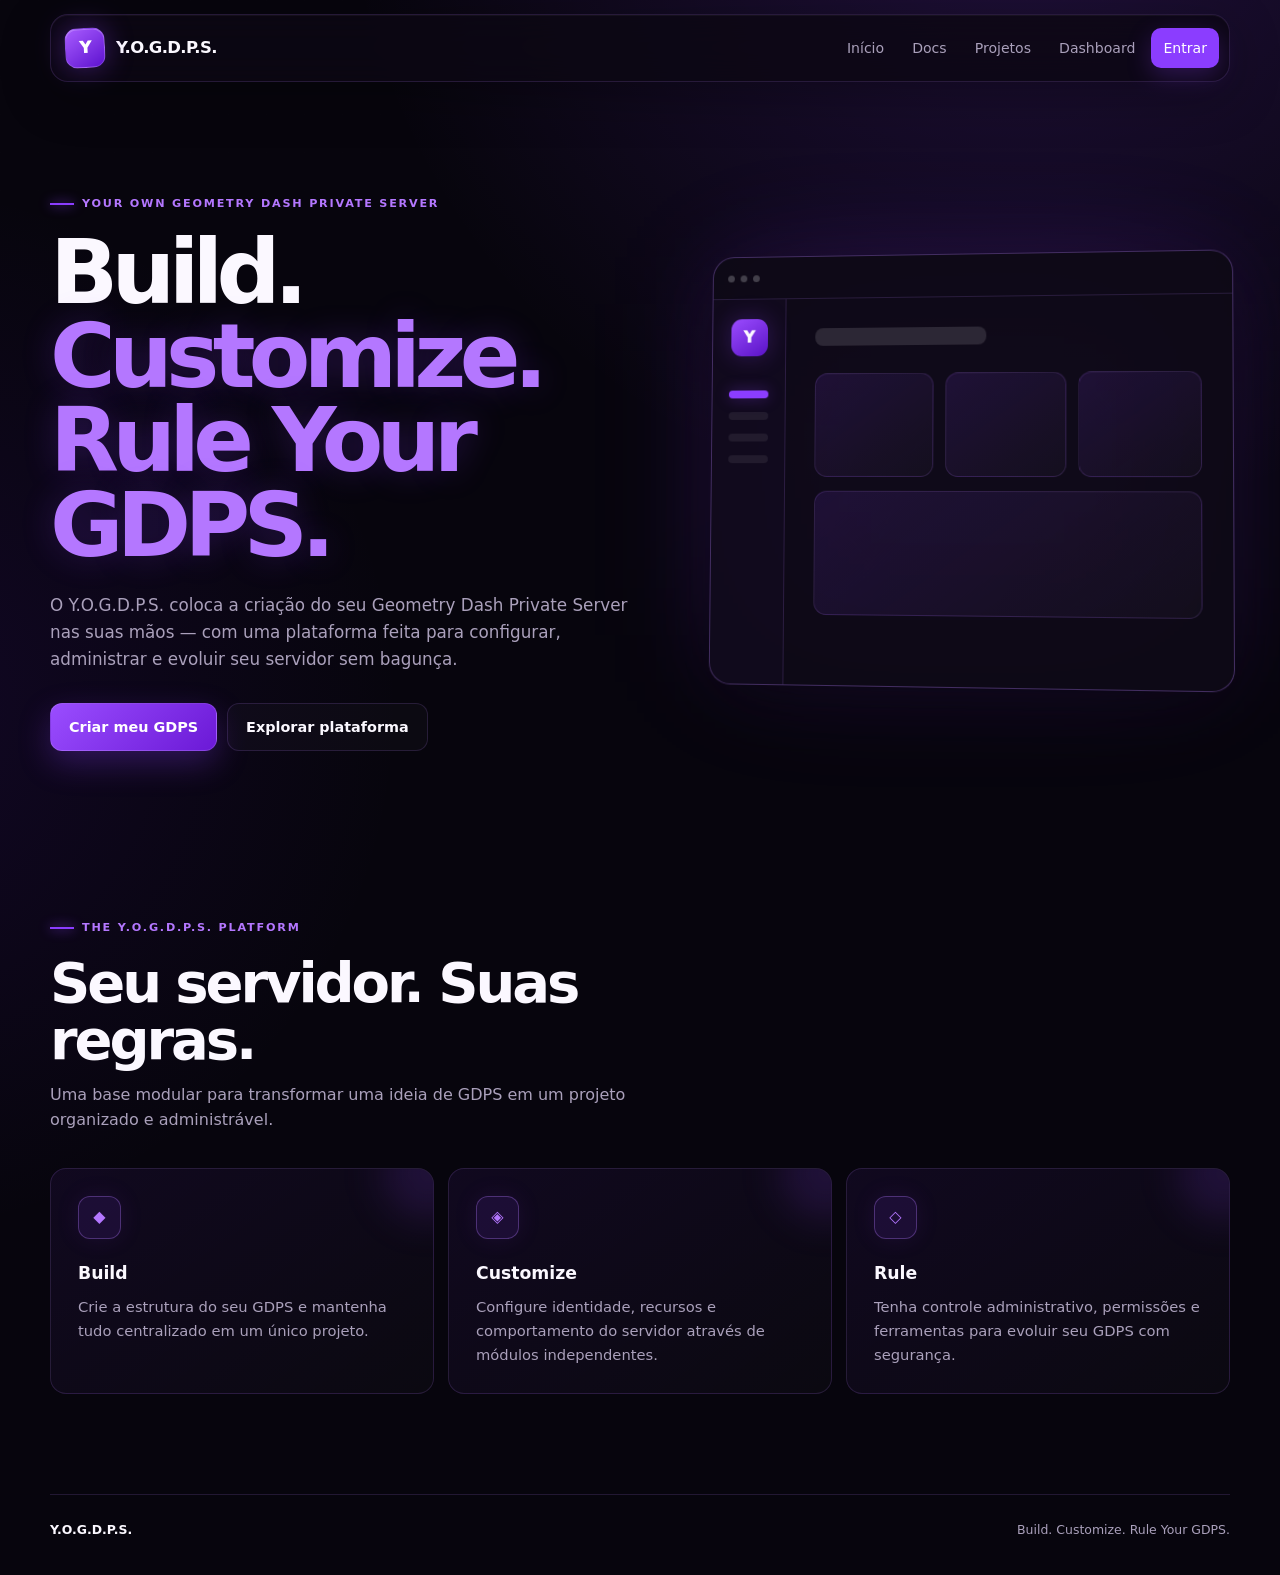
<file: index.html>
<!DOCTYPE html>
<html lang="pt-BR">
<head>
    <meta charset="UTF-8">
    <meta name="viewport" content="width=device-width, initial-scale=1.0">
    <meta http-equiv="refresh" content="0; url=src/index.html">
    <title>Y.O.G.D.P.S.</title>
    <script>window.location.replace('src/index.html');</script>
</head>
<body>
    <p>Carregando Y.O.G.D.P.S...</p>
</body>
</html>
</file>
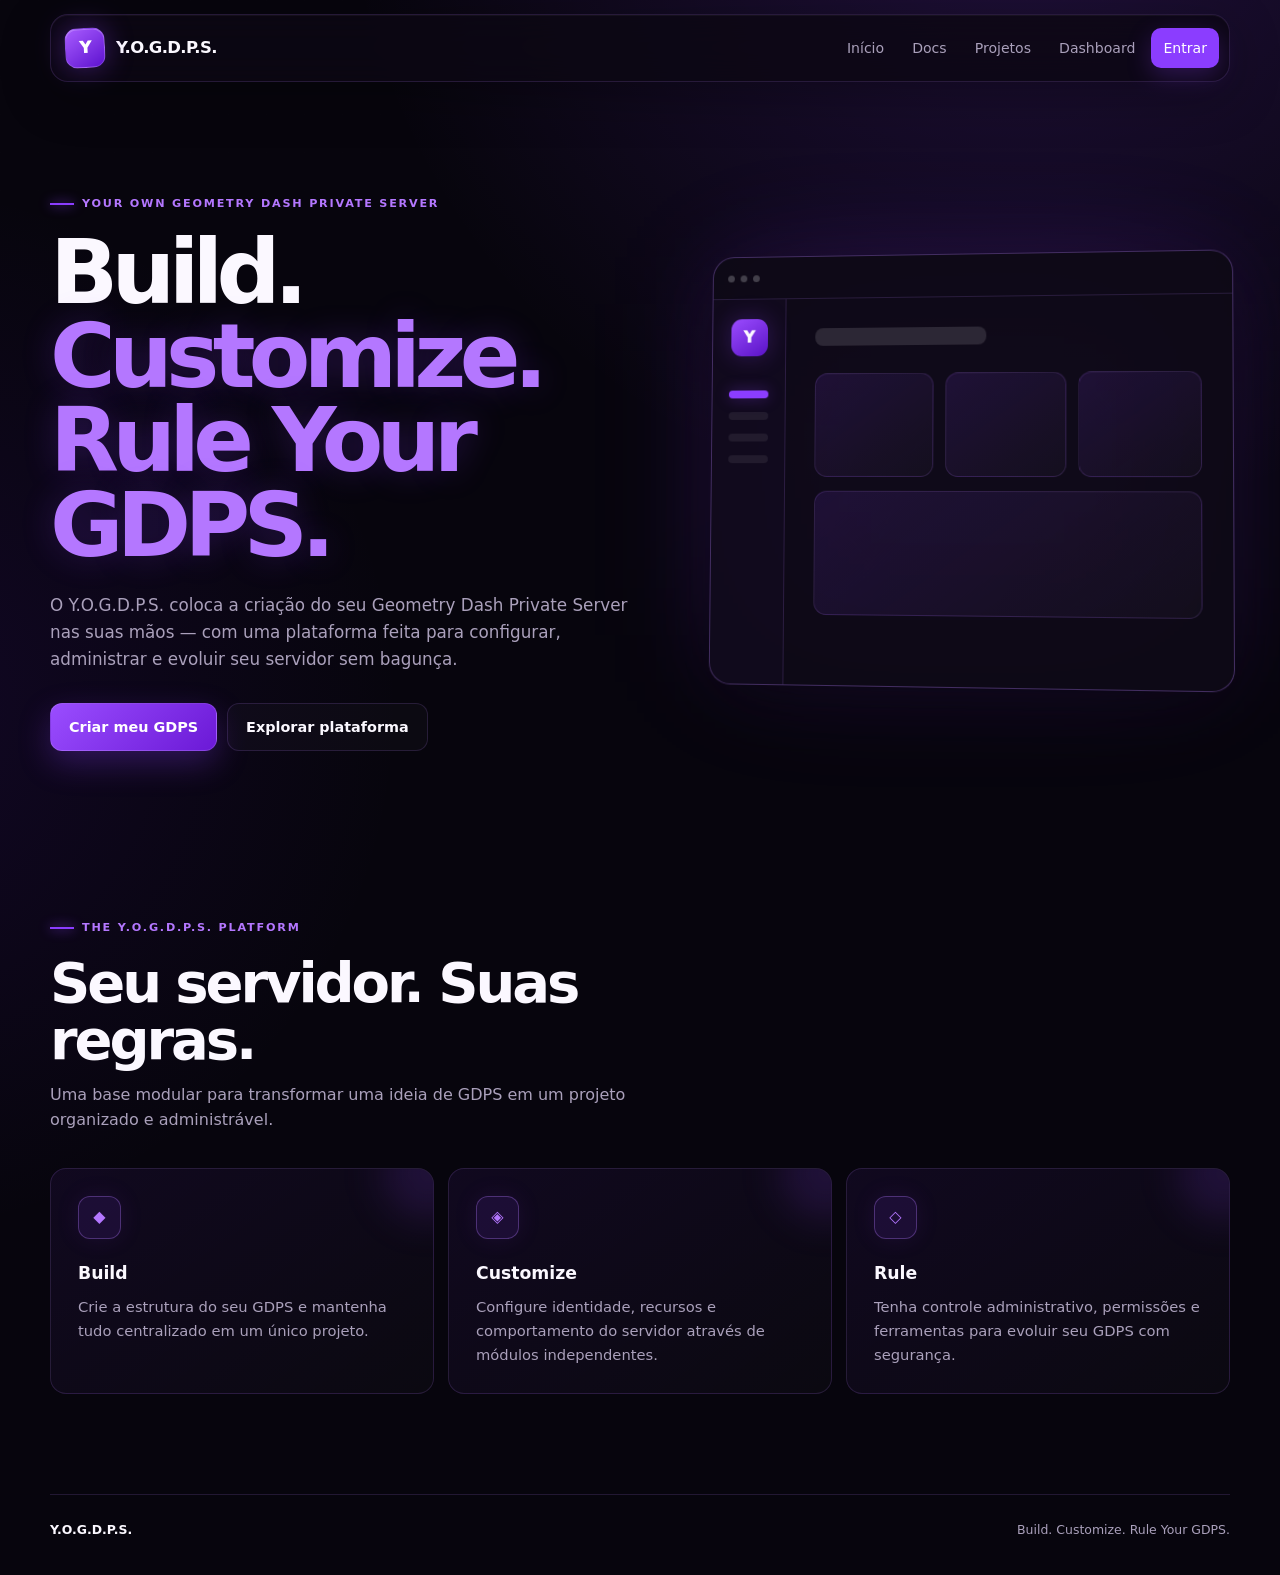
<file: src/index.html>
<!DOCTYPE html>
<html lang="pt-BR">
<head>
    <meta charset="UTF-8">
    <meta name="viewport" content="width=device-width, initial-scale=1.0">
    <meta name="theme-color" content="#8b3dff">
    <meta name="description" content="Y.O.G.D.P.S. — Your Own Geometry Dash Private Server. Build. Customize. Rule Your GDPS.">
    <title>Y.O.G.D.P.S. — Your Own Geometry Dash Private Server</title>
    <link rel="stylesheet" href="assets/css/style.css">
</head>
<body>
    <div class="app-shell">
        <header id="navbar-root"></header>

        <main class="hero" id="main-content">
            <section class="hero-content" aria-labelledby="hero-title">
                <span class="eyebrow">YOUR OWN GEOMETRY DASH PRIVATE SERVER</span>
                <h1 id="hero-title">Build.<br><span>Customize.<br>Rule Your GDPS.</span></h1>
                <p>
                    O Y.O.G.D.P.S. coloca a criação do seu Geometry Dash Private Server
                    nas suas mãos — com uma plataforma feita para configurar, administrar
                    e evoluir seu servidor sem bagunça.
                </p>

                <div class="hero-actions">
                    <a class="button button-primary" href="pages/auth/index.html">Criar meu GDPS</a>
                    <a class="button button-secondary" href="#features">Explorar plataforma</a>
                </div>
            </section>

            <section class="hero-preview" aria-label="Prévia do painel Y.O.G.D.P.S.">
                <div class="preview-window">
                    <div class="preview-topbar"><span></span><span></span><span></span></div>
                    <div class="preview-body">
                        <aside class="preview-sidebar">
                            <div class="preview-logo-mark">Y</div>
                            <div class="preview-line active"></div>
                            <div class="preview-line"></div>
                            <div class="preview-line"></div>
                            <div class="preview-line"></div>
                        </aside>
                        <div class="preview-main">
                            <div class="preview-heading"></div>
                            <div class="preview-grid">
                                <div class="preview-card"></div>
                                <div class="preview-card"></div>
                                <div class="preview-card"></div>
                            </div>
                            <div class="preview-panel"></div>
                        </div>
                    </div>
                </div>
            </section>
        </main>

        <section class="features" id="features" aria-labelledby="features-title">
            <div class="section-heading">
                <span class="eyebrow">THE Y.O.G.D.P.S. PLATFORM</span>
                <h2>Seu servidor. Suas regras.</h2>
                <p>Uma base modular para transformar uma ideia de GDPS em um projeto organizado e administrável.</p>
            </div>

            <div class="feature-grid">
                <article class="feature-card">
                    <div class="feature-icon">◆</div>
                    <h3>Build</h3>
                    <p>Crie a estrutura do seu GDPS e mantenha tudo centralizado em um único projeto.</p>
                </article>
                <article class="feature-card">
                    <div class="feature-icon">◈</div>
                    <h3>Customize</h3>
                    <p>Configure identidade, recursos e comportamento do servidor através de módulos independentes.</p>
                </article>
                <article class="feature-card">
                    <div class="feature-icon">◇</div>
                    <h3>Rule</h3>
                    <p>Tenha controle administrativo, permissões e ferramentas para evoluir seu GDPS com segurança.</p>
                </article>
            </div>
        </section>

        <footer class="site-footer">
            <span>Y.O.G.D.P.S.</span>
            <span>Build. Customize. Rule Your GDPS.</span>
        </footer>
    </div>

    <script src="assets/js/main.js" defer></script>
</body>
</html>
</file>
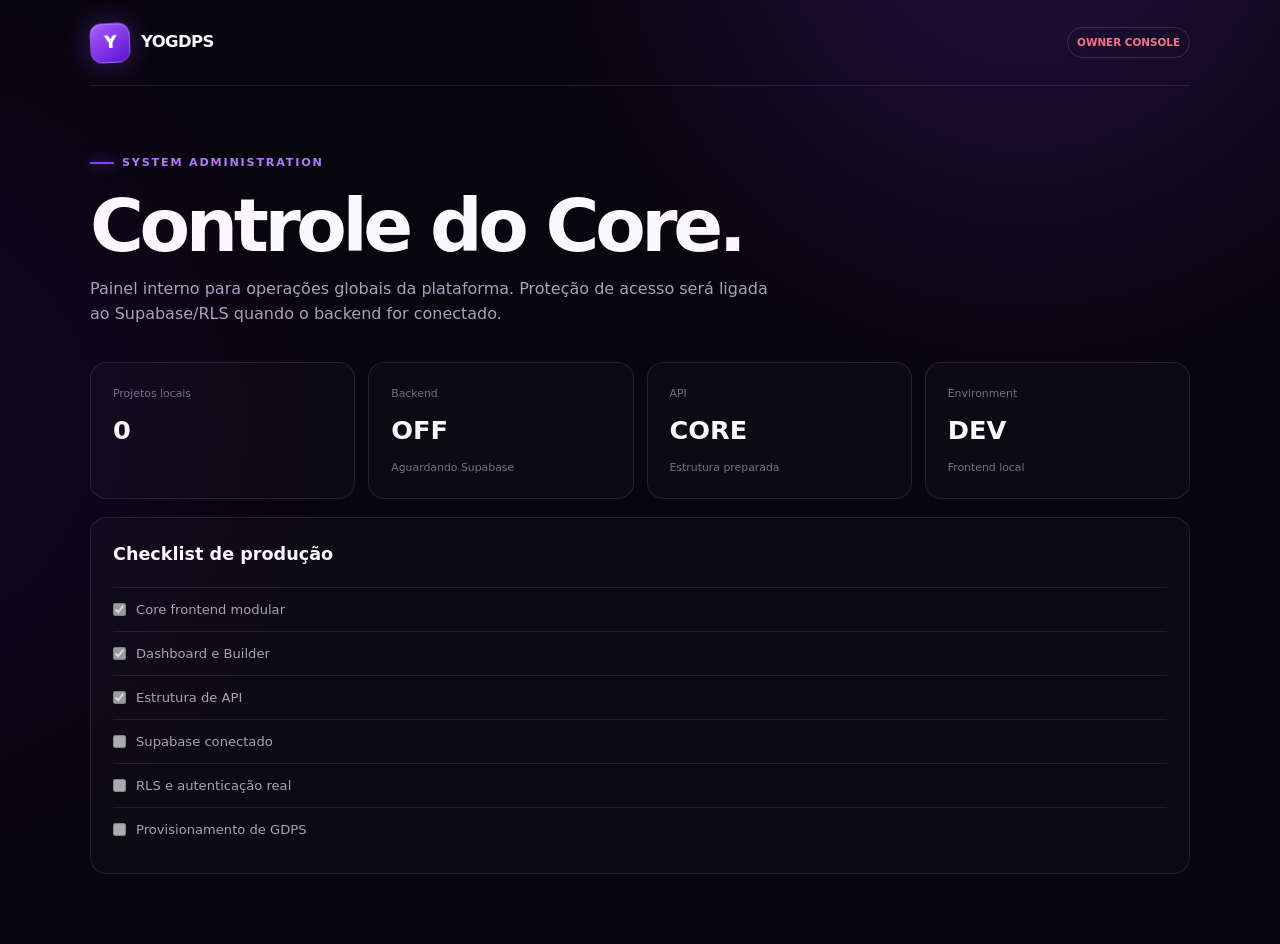
<file: src/pages/admin/index.html>
<!DOCTYPE html><html lang="pt-BR"><head><meta charset="UTF-8"><meta name="viewport" content="width=device-width,initial-scale=1"><title>Admin — YOGDPS</title><link rel="stylesheet" href="../../assets/css/style.css"><link rel="stylesheet" href="style.css"></head><body><main class="admin"><header><a class="brand" href="../../index.html"><span class="brand-mark">Y</span><span class="brand-name">YOGDPS</span></a><span class="admin-badge">OWNER CONSOLE</span></header><section class="admin-hero"><span class="eyebrow">SYSTEM ADMINISTRATION</span><h1>Controle do Core.</h1><p>Painel interno para operações globais da plataforma. Proteção de acesso será ligada ao Supabase/RLS quando o backend for conectado.</p></section><section class="admin-grid"><article><small>Projetos locais</small><strong id="projects">0</strong></article><article><small>Backend</small><strong>OFF</strong><span>Aguardando Supabase</span></article><article><small>API</small><strong>CORE</strong><span>Estrutura preparada</span></article><article><small>Environment</small><strong>DEV</strong><span>Frontend local</span></article></section><section class="admin-panel"><h2>Checklist de produção</h2><label><input type="checkbox" checked disabled> Core frontend modular</label><label><input type="checkbox" checked disabled> Dashboard e Builder</label><label><input type="checkbox" checked disabled> Estrutura de API</label><label><input type="checkbox" disabled> Supabase conectado</label><label><input type="checkbox" disabled> RLS e autenticação real</label><label><input type="checkbox" disabled> Provisionamento de GDPS</label></section></main><script src="../../assets/js/main.js" defer></script><script src="script.js" defer></script></body></html>
</file>
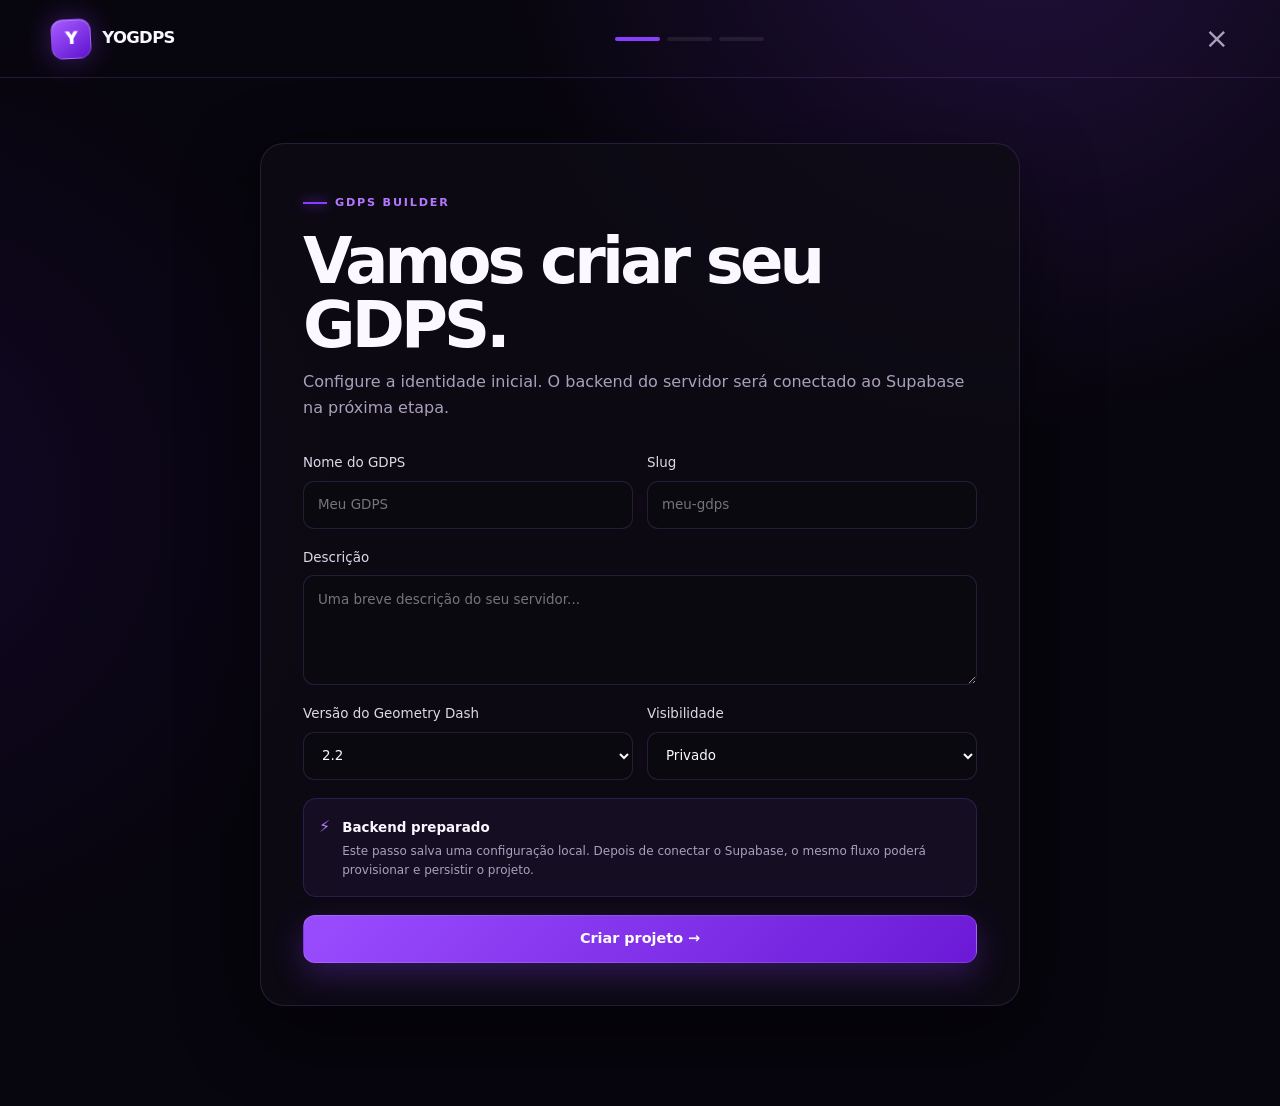
<file: src/pages/builder/index.html>
<!DOCTYPE html><html lang="pt-BR"><head><meta charset="UTF-8"><meta name="viewport" content="width=device-width,initial-scale=1"><title>Criar GDPS — YOGDPS</title><link rel="stylesheet" href="../../assets/css/style.css"><link rel="stylesheet" href="style.css"></head><body><main class="builder"><header class="builder-header"><a class="brand" href="../../index.html"><span class="brand-mark">Y</span><span class="brand-name">YOGDPS</span></a><div class="progress"><span class="active"></span><span></span><span></span></div><a href="../dashboard/index.html" class="close">×</a></header><section class="builder-card"><div class="builder-intro"><span class="eyebrow">GDPS BUILDER</span><h1>Vamos criar seu GDPS.</h1><p>Configure a identidade inicial. O backend do servidor será conectado ao Supabase na próxima etapa.</p></div><form id="builder-form"><div class="field-grid"><label>Nome do GDPS<input id="name" required maxlength="40" placeholder="Meu GDPS"></label><label>Slug<input id="slug" required maxlength="30" pattern="[a-z0-9-]+" placeholder="meu-gdps"></label></div><label>Descrição<textarea id="description" maxlength="180" placeholder="Uma breve descrição do seu servidor..."></textarea></label><div class="field-grid"><label>Versão do Geometry Dash<select id="version"><option>2.2</option><option>2.1</option><option>2.0</option></select></label><label>Visibilidade<select id="visibility"><option value="private">Privado</option><option value="public">Público</option></select></label></div><div class="builder-notice">⚡ <div><strong>Backend preparado</strong><p>Este passo salva uma configuração local. Depois de conectar o Supabase, o mesmo fluxo poderá provisionar e persistir o projeto.</p></div></div><button class="button button-primary" type="submit">Criar projeto →</button></form></section></main><script src="../../assets/js/main.js" defer></script><script src="script.js" defer></script></body></html>
</file>
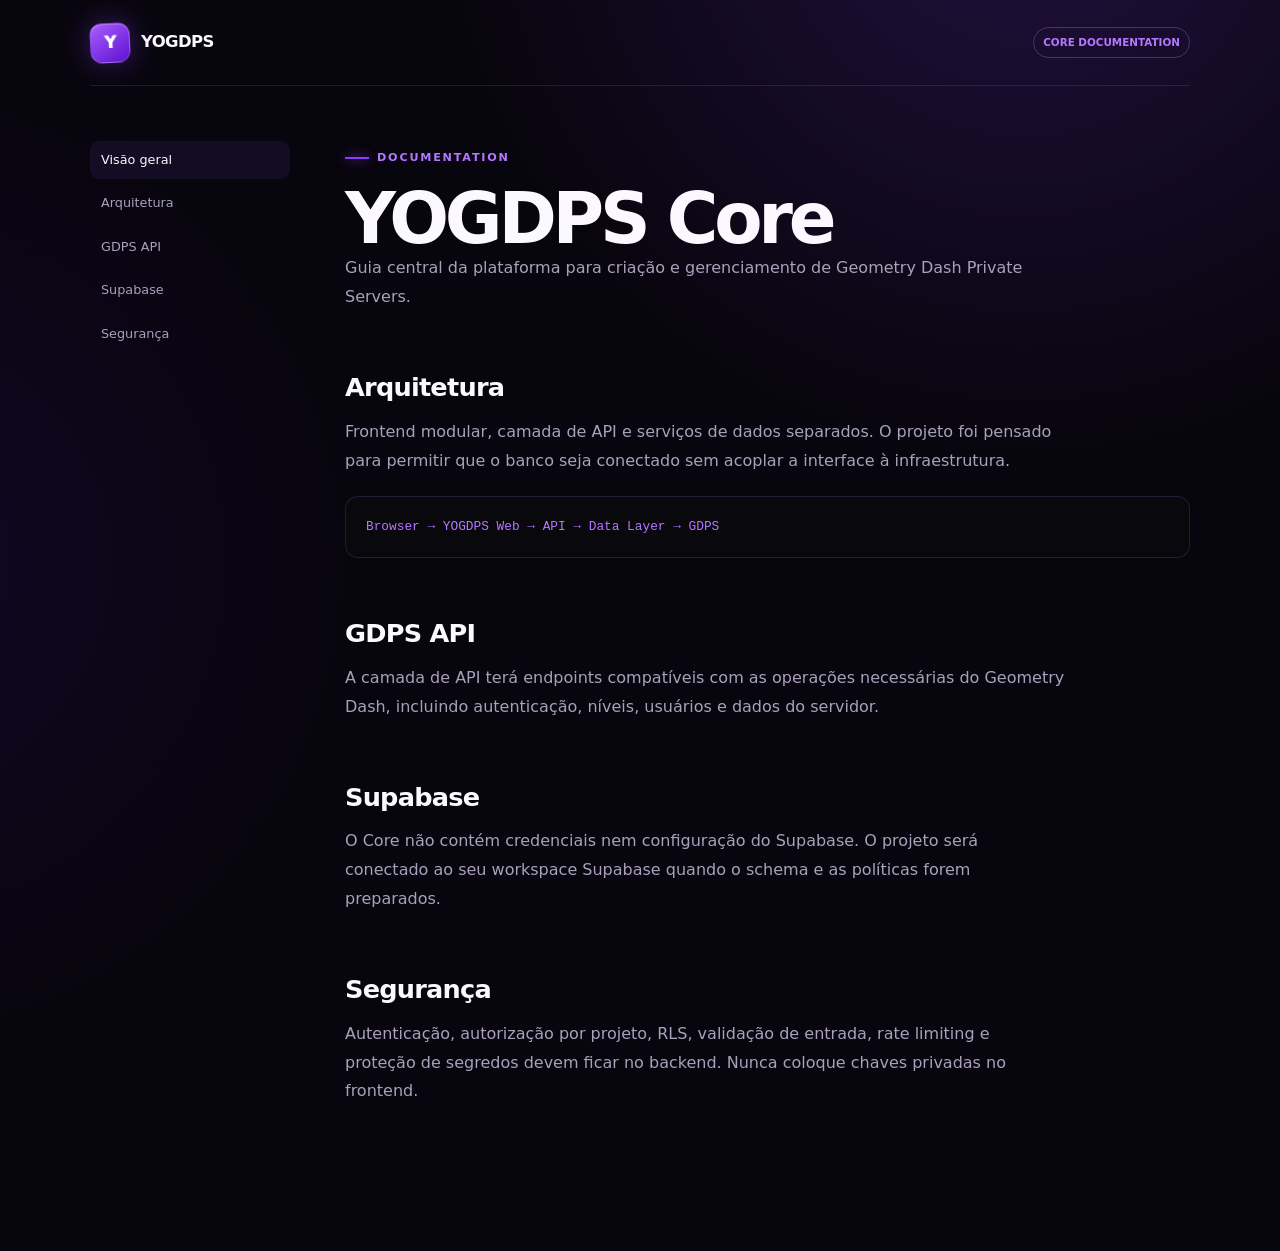
<file: src/pages/docs/index.html>
<!DOCTYPE html><html lang="pt-BR"><head><meta charset="UTF-8"><meta name="viewport" content="width=device-width,initial-scale=1"><title>Documentação — YOGDPS</title><link rel="stylesheet" href="../../assets/css/style.css"><link rel="stylesheet" href="style.css"></head><body><main class="docs"><header class="docs-header"><a class="brand" href="../../index.html"><span class="brand-mark">Y</span><span class="brand-name">YOGDPS</span></a><span class="badge">CORE DOCUMENTATION</span></header><div class="docs-layout"><aside><a class="active" href="#overview">Visão geral</a><a href="#architecture">Arquitetura</a><a href="#gdps">GDPS API</a><a href="#supabase">Supabase</a><a href="#security">Segurança</a></aside><article><section id="overview"><span class="eyebrow">DOCUMENTATION</span><h1>YOGDPS Core</h1><p>Guia central da plataforma para criação e gerenciamento de Geometry Dash Private Servers.</p></section><section id="architecture"><h2>Arquitetura</h2><p>Frontend modular, camada de API e serviços de dados separados. O projeto foi pensado para permitir que o banco seja conectado sem acoplar a interface à infraestrutura.</p><pre>Browser → YOGDPS Web → API → Data Layer → GDPS</pre></section><section id="gdps"><h2>GDPS API</h2><p>A camada de API terá endpoints compatíveis com as operações necessárias do Geometry Dash, incluindo autenticação, níveis, usuários e dados do servidor.</p></section><section id="supabase"><h2>Supabase</h2><p>O Core não contém credenciais nem configuração do Supabase. O projeto será conectado ao seu workspace Supabase quando o schema e as políticas forem preparados.</p></section><section id="security"><h2>Segurança</h2><p>Autenticação, autorização por projeto, RLS, validação de entrada, rate limiting e proteção de segredos devem ficar no backend. Nunca coloque chaves privadas no frontend.</p></section></article></div></main></body></html>
</file>
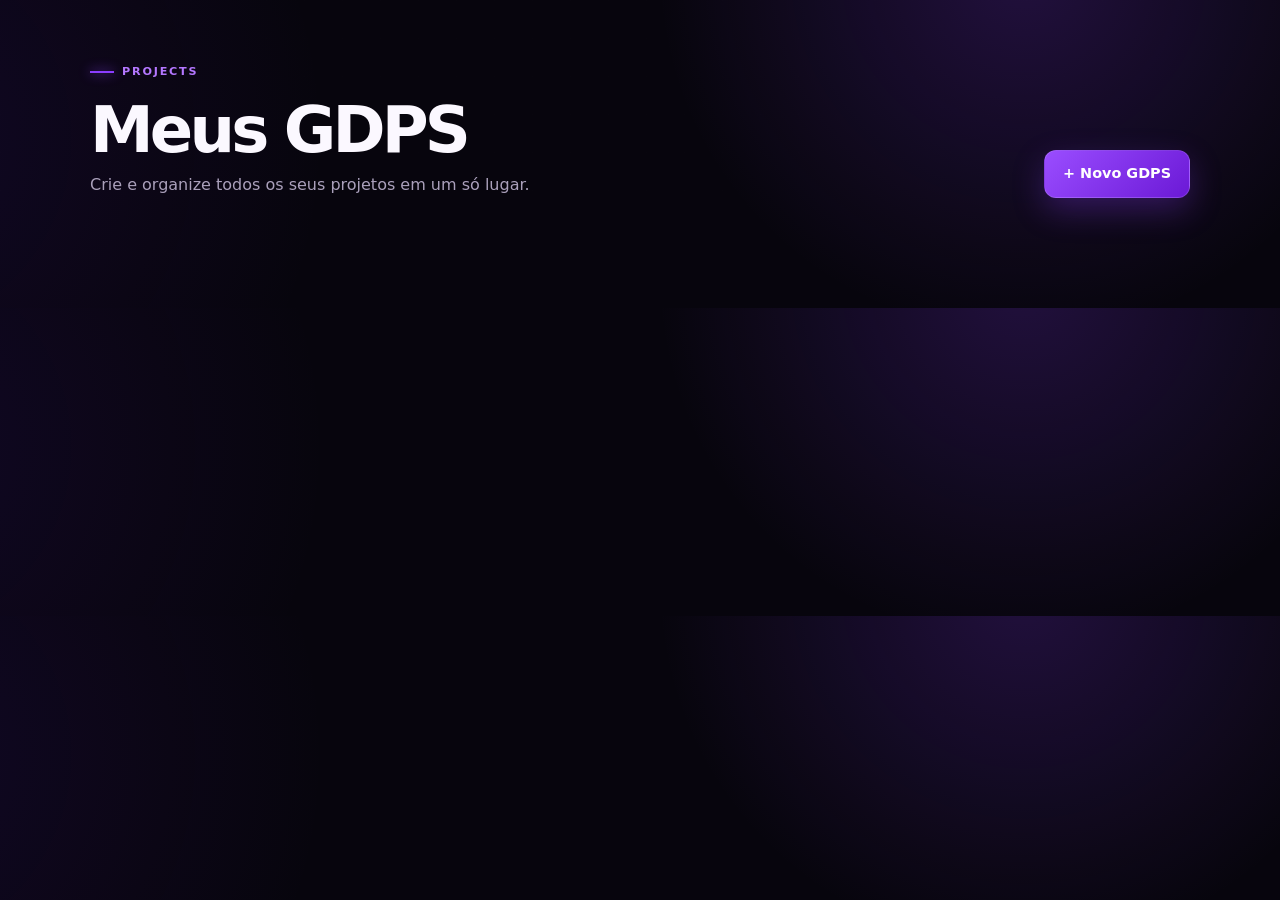
<file: src/pages/projects/index.html>
<!DOCTYPE html><html lang="pt-BR"><head><meta charset="UTF-8"><meta name="viewport" content="width=device-width,initial-scale=1"><title>Meus GDPS — YOGDPS</title><link rel="stylesheet" href="../../assets/css/style.css"><link rel="stylesheet" href="style.css"></head><body><main class="projects-page"><header class="projects-header"><div><span class="eyebrow">PROJECTS</span><h1>Meus GDPS</h1><p>Crie e organize todos os seus projetos em um só lugar.</p></div><a class="button button-primary" href="../builder/index.html">+ Novo GDPS</a></header><section id="projects" class="projects-grid"></section></main><script src="../../assets/js/main.js" defer></script><script src="script.js" defer></script></body></html>
</file>
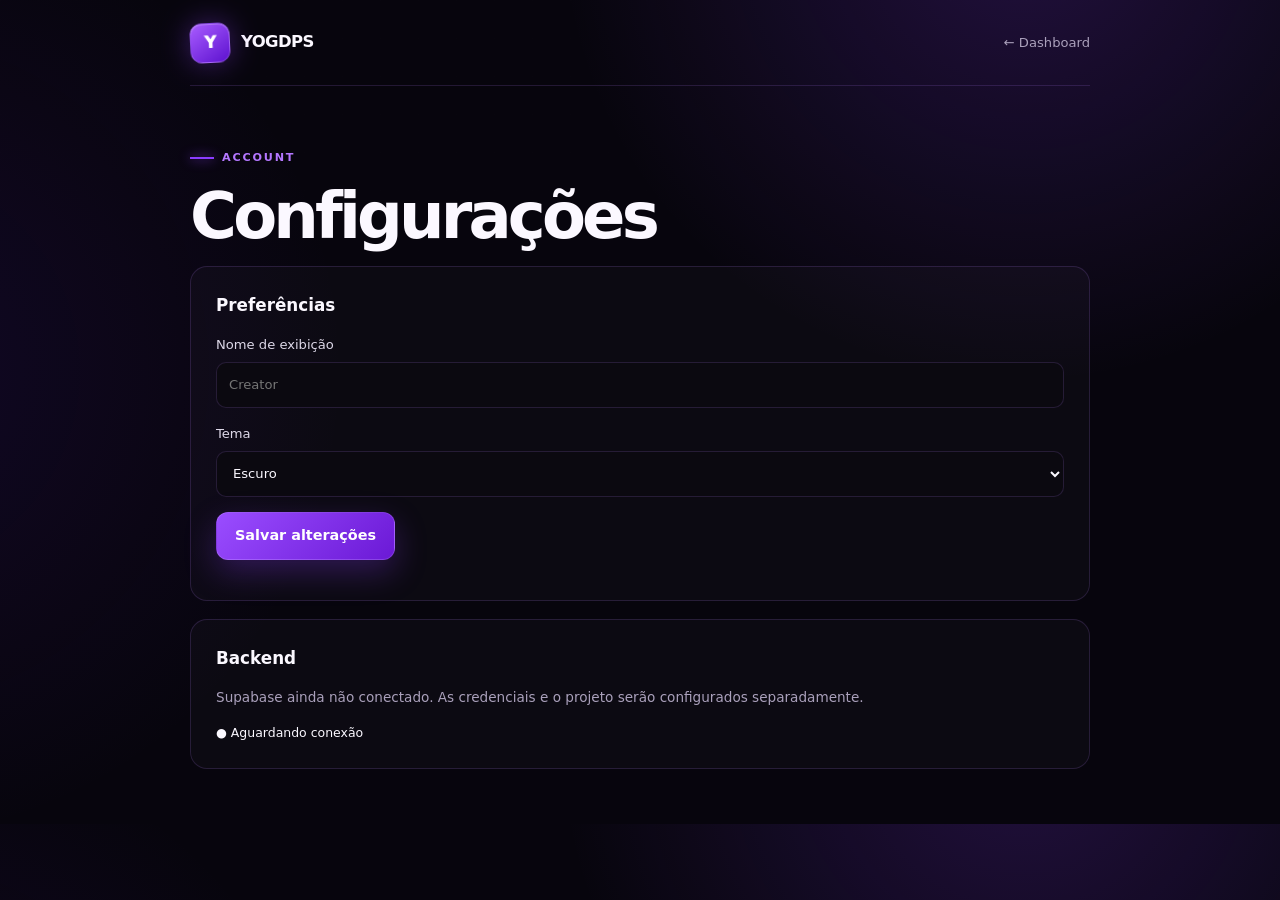
<file: src/pages/settings/index.html>
<!DOCTYPE html><html lang="pt-BR"><head><meta charset="UTF-8"><meta name="viewport" content="width=device-width,initial-scale=1"><title>Configurações — YOGDPS</title><link rel="stylesheet" href="../../assets/css/style.css"><link rel="stylesheet" href="style.css"></head><body><main class="settings"><header><a class="brand" href="../../index.html"><span class="brand-mark">Y</span><span class="brand-name">YOGDPS</span></a><a href="../dashboard/index.html" class="back">← Dashboard</a></header><section><span class="eyebrow">ACCOUNT</span><h1>Configurações</h1><div class="settings-card"><h2>Preferências</h2><label>Nome de exibição<input id="display-name" placeholder="Creator"></label><label>Tema<select id="theme"><option value="dark">Escuro</option><option value="system">Sistema</option></select></label><button id="save" class="button button-primary">Salvar alterações</button><p id="message"></p></div><div class="settings-card"><h2>Backend</h2><p>Supabase ainda não conectado. As credenciais e o projeto serão configurados separadamente.</p><span class="status">● Aguardando conexão</span></div></section></main><script src="../../assets/js/main.js" defer></script><script src="script.js" defer></script></body></html>
</file>
<file: src/assets/css/style.css>
:root {
    --bg: #07050d;
    --bg-2: #0b0813;
    --surface: #100b1b;
    --surface-2: #151022;
    --surface-3: #1c1430;
    --border: rgba(181, 126, 255, 0.16);
    --border-strong: rgba(181, 126, 255, 0.32);
    --text: #fbf8ff;
    --muted: #aaa0bb;
    --primary: #8b3dff;
    --primary-light: #b477ff;
    --primary-dark: #5b16c9;
    --accent: #d2a8ff;
    --glow: rgba(139, 61, 255, 0.28);
    --shadow: 0 24px 80px rgba(0, 0, 0, 0.48);
    --radius-lg: 24px;
    --radius-md: 16px;
    --radius-sm: 11px;
    --container: 1180px;
}

* { box-sizing: border-box; margin: 0; padding: 0; }
html { scroll-behavior: smooth; }
body {
    min-width: 320px;
    background:
        radial-gradient(circle at 80% -10%, rgba(139, 61, 255, .20), transparent 34%),
        radial-gradient(circle at -10% 45%, rgba(91, 22, 201, .13), transparent 32%),
        var(--bg);
    color: var(--text);
    font-family: Inter, ui-sans-serif, system-ui, -apple-system, BlinkMacSystemFont, "Segoe UI", sans-serif;
    line-height: 1.6;
    overflow-x: hidden;
}
body::before {
    content: "";
    position: fixed;
    inset: 0;
    pointer-events: none;
    opacity: .22;
    background-image: linear-gradient(rgba(255,255,255,.025) 1px, transparent 1px), linear-gradient(90deg, rgba(255,255,255,.025) 1px, transparent 1px);
    background-size: 38px 38px;
    mask-image: linear-gradient(to bottom, black, transparent 75%);
}
a { color: inherit; text-decoration: none; }
button, input, select, textarea { font: inherit; }
button { color: inherit; }
.app-shell { min-height: 100vh; position: relative; }

.site-navbar {
    width: min(calc(100% - 28px), var(--container));
    margin: 14px auto 0;
    min-height: 68px;
    padding: 9px 10px 9px 14px;
    display: flex;
    align-items: center;
    justify-content: space-between;
    gap: 18px;
    border: 1px solid var(--border);
    border-radius: 18px;
    background: rgba(12, 8, 20, .84);
    backdrop-filter: blur(20px);
    box-shadow: 0 14px 50px rgba(0,0,0,.28), inset 0 1px rgba(255,255,255,.04);
    position: relative;
    z-index: 10;
}
.brand { display: inline-flex; align-items: center; gap: 11px; font-weight: 850; letter-spacing: -.04em; }
.brand-mark {
    width: 40px; height: 40px; display: grid; place-items: center; color: #fff;
    border: 1px solid rgba(255,255,255,.16); border-radius: 12px;
    background: linear-gradient(145deg, #a85cff, #5d12cf);
    box-shadow: 0 0 28px rgba(139,61,255,.38), inset 0 1px rgba(255,255,255,.22);
    font-weight: 950; transform: rotate(-3deg);
}
.brand-name { font-size: 1.03rem; }
.brand-name strong { color: var(--primary-light); }
.nav-links { display: flex; align-items: center; gap: 4px; }
.nav-link { padding: 9px 12px; color: var(--muted); border-radius: 10px; font-size: .88rem; transition: .16s ease; }
.nav-link:hover, .nav-link:focus-visible { color: var(--text); background: rgba(139,61,255,.10); }
.nav-link.cta { color: #fff; background: var(--primary); box-shadow: 0 8px 24px rgba(139,61,255,.25); }
.nav-toggle { display: none; width: 42px; height: 42px; border: 1px solid var(--border); border-radius: 12px; background: var(--surface-2); cursor: pointer; }

.hero { width: min(calc(100% - 28px), var(--container)); margin: 0 auto; min-height: 700px; padding: 105px 0 90px; display: grid; grid-template-columns: 1fr .9fr; align-items: center; gap: 72px; }
.hero-content { max-width: 650px; }
.eyebrow { display: inline-flex; align-items: center; gap: 8px; margin-bottom: 17px; color: var(--primary-light); font-size: .70rem; font-weight: 900; letter-spacing: .16em; }
.eyebrow::before { content: ""; width: 24px; height: 2px; background: var(--primary); box-shadow: 0 0 12px var(--primary); }
.hero h1 { max-width: 720px; font-size: clamp(3.1rem, 7vw, 5.8rem); line-height: .94; letter-spacing: -.075em; }
.hero h1 span { color: var(--primary-light); text-shadow: 0 0 34px rgba(139,61,255,.24); }
.hero p { max-width: 580px; margin-top: 25px; color: var(--muted); font-size: 1.05rem; }
.hero-actions { display: flex; flex-wrap: wrap; gap: 10px; margin-top: 31px; }
.button { min-height: 48px; padding: 0 18px; display: inline-flex; align-items: center; justify-content: center; border-radius: 12px; font-weight: 800; font-size: .9rem; transition: transform .16s ease, box-shadow .16s ease, background .16s ease; }
.button:hover { transform: translateY(-2px); }
.button-primary { color: #fff; background: linear-gradient(135deg, #9a4dff, #6b19d6); border: 1px solid rgba(255,255,255,.13); box-shadow: 0 12px 32px rgba(139,61,255,.28); }
.button-primary:hover { box-shadow: 0 16px 38px rgba(139,61,255,.38); }
.button-secondary { border: 1px solid var(--border); background: rgba(255,255,255,.025); }
.button-secondary:hover { border-color: var(--border-strong); background: rgba(139,61,255,.08); }

.hero-preview { position: relative; perspective: 1200px; }
.hero-preview::before { content: ""; position: absolute; inset: 12% 8%; background: var(--glow); filter: blur(70px); pointer-events: none; }
.preview-window { position: relative; border: 1px solid var(--border-strong); border-radius: 22px; background: rgba(13,9,22,.94); overflow: hidden; box-shadow: var(--shadow), 0 0 90px rgba(139,61,255,.10); transform: rotateY(-5deg) rotateX(2deg); }
.preview-topbar { height: 43px; padding: 0 15px; display: flex; align-items: center; gap: 6px; border-bottom: 1px solid var(--border); }
.preview-topbar span { width: 7px; height: 7px; border-radius: 50%; background: rgba(255,255,255,.22); }
.preview-body { min-height: 390px; display: flex; }
.preview-sidebar { width: 76px; padding: 20px 13px; border-right: 1px solid var(--border); background: rgba(139,61,255,.025); }
.preview-logo-mark { width: 38px; height: 38px; margin: 0 auto 35px; display: grid; place-items: center; border-radius: 11px; background: linear-gradient(145deg,#9b4cff,#5a13c6); box-shadow: 0 0 24px rgba(139,61,255,.26); font-weight: 950; }
.preview-line { height: 8px; margin: 14px 4px; border-radius: 99px; background: rgba(255,255,255,.07); }
.preview-line.active { background: var(--primary); box-shadow: 0 0 15px rgba(139,61,255,.35); }
.preview-main { flex: 1; padding: 30px; }
.preview-heading { width: 45%; height: 18px; margin-bottom: 28px; border-radius: 8px; background: rgba(255,255,255,.12); }
.preview-grid { display: grid; grid-template-columns: repeat(3,1fr); gap: 12px; }
.preview-card, .preview-panel { border: 1px solid var(--border); border-radius: 13px; background: linear-gradient(145deg, rgba(139,61,255,.13), rgba(255,255,255,.025)); }
.preview-card { height: 105px; }
.preview-panel { height: 125px; margin-top: 14px; }

.features { width: min(calc(100% - 28px), var(--container)); margin: 0 auto; padding: 70px 0 100px; }
.section-heading { max-width: 650px; margin-bottom: 35px; }
.section-heading h2 { font-size: clamp(2rem,5vw,3.5rem); line-height: 1.02; letter-spacing: -.055em; }
.section-heading p { margin-top: 13px; color: var(--muted); }
.feature-grid { display: grid; grid-template-columns: repeat(3,1fr); gap: 14px; }
.feature-card { position: relative; padding: 27px; border: 1px solid var(--border); border-radius: var(--radius-md); background: linear-gradient(145deg, rgba(139,61,255,.075), rgba(255,255,255,.018)); overflow: hidden; }
.feature-card::after { content: ""; position: absolute; width: 90px; height: 90px; right: -40px; top: -40px; border-radius: 50%; background: rgba(139,61,255,.15); filter: blur(20px); }
.feature-icon { width: 43px; height: 43px; margin-bottom: 21px; display: grid; place-items: center; border: 1px solid var(--border-strong); border-radius: 12px; color: var(--primary-light); background: rgba(139,61,255,.11); box-shadow: 0 0 24px rgba(139,61,255,.10); }
.feature-card h3 { font-size: 1.08rem; }
.feature-card p { margin-top: 8px; color: var(--muted); font-size: .92rem; }
.site-footer { width: min(calc(100% - 28px), var(--container)); margin: 0 auto; padding: 25px 0 35px; display: flex; justify-content: space-between; gap: 20px; color: var(--muted); font-size: .78rem; border-top: 1px solid var(--border); }
.site-footer span:first-child { color: var(--text); font-weight: 850; }

@media (max-width:900px) { .hero { grid-template-columns:1fr; gap:45px; padding-top:75px; } .hero-preview { max-width:720px; width:100%; margin:auto; } .feature-grid { grid-template-columns:1fr; } }
@media (max-width:700px) {
    .site-navbar { flex-wrap:wrap; }
    .nav-toggle { display:block; }
    .nav-links { width:100%; display:none; flex-direction:column; align-items:stretch; padding-top:7px; }
    .site-navbar.is-open .nav-links { display:flex; }
    .nav-link { padding:12px; }
    .hero { min-height:auto; padding:70px 0 55px; }
    .hero h1 { font-size:clamp(2.8rem,15vw,4.5rem); }
    .hero-actions { flex-direction:column; }
    .button { width:100%; }
    .preview-main { padding:18px; }
    .preview-sidebar { width:58px; padding-inline:9px; }
    .preview-grid { grid-template-columns:1fr; }
    .preview-card { height:62px; }
    .preview-card:nth-child(3) { display:none; }
    .preview-panel { height:80px; }
    .site-footer { flex-direction:column; }
}
@media (prefers-reduced-motion:reduce) { html { scroll-behavior:auto; } *,*::before,*::after { transition:none !important; } }
</file>
<file: src/pages/admin/style.css>
.admin{width:min(calc(100% - 32px),1100px);margin:auto}.admin>header{height:86px;display:flex;align-items:center;justify-content:space-between;border-bottom:1px solid var(--border)}.admin-badge{padding:6px 9px;border:1px solid rgba(251,113,133,.25);border-radius:99px;color:#fb7185;font-size:.65rem;font-weight:800}.admin-hero{padding:60px 0 35px}.admin-hero h1{font-size:clamp(2.8rem,6vw,4.6rem);line-height:1;letter-spacing:-.06em}.admin-hero p{max-width:680px;margin-top:13px;color:var(--muted)}.admin-grid{display:grid;grid-template-columns:repeat(4,1fr);gap:13px}.admin-grid article,.admin-panel{padding:22px;border:1px solid var(--border);border-radius:16px;background:rgba(255,255,255,.025)}.admin-grid small,.admin-grid span{display:block;color:#777083;font-size:.68rem}.admin-grid strong{display:block;margin:8px 0;font-size:1.6rem}.admin-panel{margin:18px 0 70px}.admin-panel h2{font-size:1.1rem;margin-bottom:18px}.admin-panel label{display:flex;align-items:center;gap:10px;padding:11px 0;border-top:1px solid var(--border);color:var(--muted);font-size:.82rem}.admin-panel input{accent-color:var(--primary)}@media(max-width:800px){.admin-grid{grid-template-columns:1fr 1fr}}@media(max-width:500px){.admin-grid{grid-template-columns:1fr}}
</file>
<file: src/pages/builder/style.css>
.builder{min-height:100vh}.builder-header{height:78px;padding:0 max(18px,4vw);display:flex;align-items:center;justify-content:space-between;border-bottom:1px solid var(--border)}.progress{display:flex;gap:7px}.progress span{width:45px;height:4px;border-radius:99px;background:rgba(255,255,255,.08)}.progress span.active{background:var(--primary)}.close{font-size:1.8rem;color:var(--muted)}.builder-card{width:min(calc(100% - 32px),760px);margin:65px auto 100px;padding:42px;border:1px solid var(--border);border-radius:24px;background:rgba(14,12,21,.82);box-shadow:var(--shadow)}.builder-intro{margin-bottom:32px}.builder-intro h1{font-size:clamp(2.4rem,6vw,4rem);line-height:1;letter-spacing:-.06em}.builder-intro p{margin-top:12px;color:var(--muted)}form{display:grid;gap:18px}label{display:grid;gap:7px;color:#ddd8e8;font-size:.84rem}input,textarea,select{width:100%;border:1px solid var(--border);border-radius:11px;background:#0b0910;color:var(--text);outline:none}input,select{height:48px;padding:0 14px}textarea{min-height:110px;padding:13px 14px;resize:vertical}input:focus,textarea:focus,select:focus{border-color:var(--primary);box-shadow:0 0 0 3px rgba(139,92,246,.1)}.field-grid{display:grid;grid-template-columns:1fr 1fr;gap:14px}.builder-notice{display:flex;gap:12px;padding:15px;border:1px solid rgba(139,92,246,.2);border-radius:13px;background:rgba(139,92,246,.07);color:var(--primary-light)}.builder-notice strong{font-size:.84rem;color:var(--text)}.builder-notice p{margin-top:3px;color:var(--muted);font-size:.75rem}@media(max-width:650px){.builder-card{padding:25px;margin-top:35px}.field-grid{grid-template-columns:1fr}.progress span{width:27px}}
</file>
<file: src/pages/docs/style.css>
.docs{width:min(calc(100% - 32px),1100px);margin:auto}.docs-header{height:86px;display:flex;align-items:center;justify-content:space-between;border-bottom:1px solid var(--border)}.badge{padding:6px 9px;border:1px solid var(--border-strong);border-radius:99px;color:var(--primary-light);font-size:.65rem;font-weight:800}.docs-layout{display:grid;grid-template-columns:200px 1fr;gap:55px;padding:55px 0 90px}.docs-layout aside{position:sticky;top:25px;height:max-content;display:grid;gap:5px}.docs-layout aside a{padding:9px 11px;color:var(--muted);border-radius:9px;font-size:.8rem}.docs-layout aside a.active,.docs-layout aside a:hover{background:rgba(139,92,246,.09);color:var(--text)}article section{scroll-margin-top:30px;margin-bottom:55px}article h1{font-size:clamp(2.7rem,6vw,4.4rem);line-height:1;letter-spacing:-.06em}article h2{font-size:1.6rem;margin-bottom:10px;letter-spacing:-.03em}article p{max-width:720px;color:var(--muted);line-height:1.8}pre{margin-top:20px;padding:20px;overflow:auto;border:1px solid var(--border);border-radius:13px;background:#09080d;color:var(--primary-light);font-size:.8rem}@media(max-width:700px){.docs-layout{grid-template-columns:1fr;gap:30px}.docs-layout aside{position:static;display:flex;overflow:auto}.docs-layout aside a{white-space:nowrap}.docs-header{height:72px}}
</file>
<file: src/pages/projects/style.css>
.projects-page{width:min(calc(100% - 32px),1100px);margin:auto;padding:55px 0 80px}.projects-header{display:flex;align-items:end;justify-content:space-between;gap:20px;margin-bottom:30px}.projects-header h1{font-size:clamp(2.4rem,6vw,4rem);line-height:1;letter-spacing:-.06em}.projects-header p{margin-top:10px;color:var(--muted)}.projects-grid{display:grid;grid-template-columns:repeat(3,1fr);gap:15px}.project-item{padding:24px;border:1px solid var(--border);border-radius:18px;background:rgba(255,255,255,.025)}.project-icon{width:48px;height:48px;display:grid;place-items:center;margin-bottom:18px;border-radius:14px;background:rgba(139,92,246,.14);color:var(--primary-light);font-weight:900}.project-item h2{font-size:1.1rem}.project-item p{margin-top:5px;color:var(--muted);font-size:.8rem}.project-item .project-actions{display:flex;gap:8px;margin-top:20px}.mini-button{padding:8px 11px;border:1px solid var(--border);border-radius:9px;color:var(--muted);font-size:.76rem}.empty-projects{grid-column:1/-1;padding:70px;text-align:center;border:1px dashed var(--border-strong);border-radius:18px;color:var(--muted)}@media(max-width:900px){.projects-grid{grid-template-columns:1fr 1fr}}@media(max-width:650px){.projects-header{align-items:stretch;flex-direction:column}.projects-grid{grid-template-columns:1fr}.empty-projects{padding:45px 20px}}
</file>
<file: src/pages/settings/style.css>
.settings{width:min(calc(100% - 32px),900px);margin:auto}.settings>header{height:86px;display:flex;align-items:center;justify-content:space-between;border-bottom:1px solid var(--border)}.back{color:var(--muted);font-size:.82rem}.settings>section{padding:55px 0}.settings h1{font-size:clamp(2.5rem,6vw,4rem);line-height:1;letter-spacing:-.06em}.settings-card{margin-top:18px;padding:25px;border:1px solid var(--border);border-radius:17px;background:rgba(255,255,255,.025);display:grid;gap:15px}.settings-card h2{font-size:1.05rem}.settings-card>p{color:var(--muted);font-size:.85rem}.settings-card label{display:grid;gap:7px;color:#ddd8e8;font-size:.82rem}.settings-card input,.settings-card select{height:46px;padding:0 12px;border:1px solid var(--border);border-radius:10px;background:#0b0910;color:var(--text)}.settings-card .button{width:max-content}.settings-card #message{color:var(--success)}.status{color:var(--warning);font-size:.78rem}@media(max-width:600px){.settings-card .button{width:100%}}
</file>
